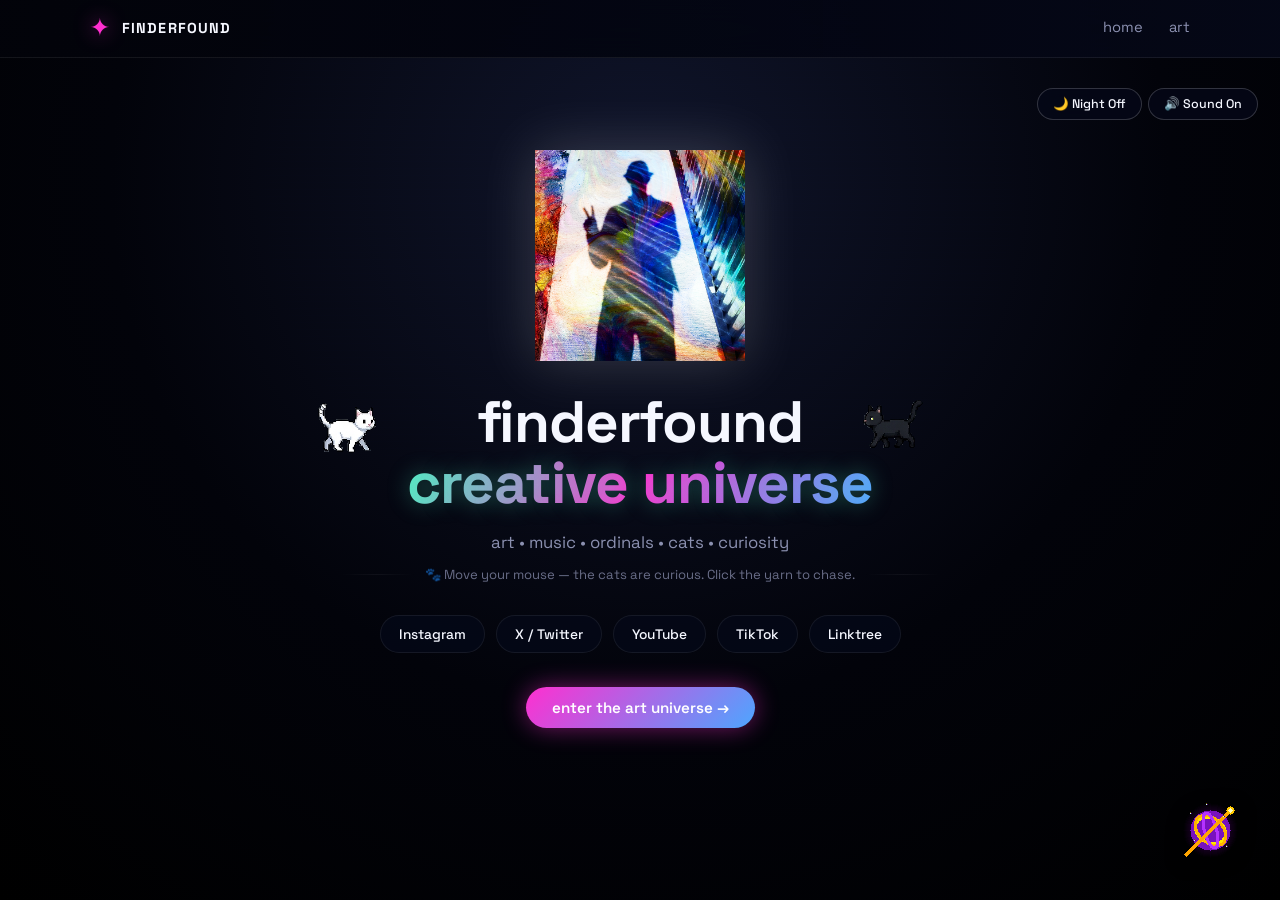
<file: index.html>
<!DOCTYPE html>
<html lang="en">
<head>
  <meta charset="UTF-8" />
  <title>finderfound // home</title>
  <meta name="viewport" content="width=device-width, initial-scale=1" />
  <link rel="stylesheet" href="style.css" />
  <link rel="preconnect" href="https://fonts.googleapis.com" />
  <link rel="preconnect" href="https://fonts.gstatic.com" crossorigin />
  <link href="https://fonts.googleapis.com/css2?family=Space+Grotesk:wght@300;400;600;700&display=swap" rel="stylesheet" />
</head>

<body class="ff-body">

  <!-- HEADER -->
  <header class="site-header">
    <div class="logo">
      <span class="logo-mark">✦</span>
      <span class="logo-text">finderfound</span>
    </div>
    <nav class="nav">
      <a href="index.html">home</a>
      <a href="art.html">art</a>
    </nav>
  </header>

  <!-- HERO -->
  <section class="ff-landing-hero">
    <div class="ff-landing-inner">

      <img src="assets/logo/finderfoundshadowcolors3light.png" class="ff-landing-logo" alt="finderfound logo">

      <h1 class="ff-landing-title">
        finderfound<br>
        <span class="ff-accent">creative universe</span>
      </h1>

      <p class="ff-landing-sub">
        art • music • ordinals • cats • curiosity
      </p>

      <p class="ff-interactive-hint">
        🐾 Move your mouse — the cats are curious. Click the yarn to chase.
      </p>

      <!-- SOCIAL BUTTONS -->
      <div class="ff-social-row">
        <a class="ff-social-btn" href="https://instagram.com/finderfound" target="_blank" rel="noopener">Instagram</a>
        <a class="ff-social-btn" href="https://x.com/finderfound" target="_blank" rel="noopener">X / Twitter</a>
        <a class="ff-social-btn" href="https://youtube.com/@finderfound" target="_blank" rel="noopener">YouTube</a>
        <a class="ff-social-btn" href="https://www.tiktok.com/@finderfound" target="_blank" rel="noopener">TikTok</a>
        <a class="ff-social-btn" href="https://linktr.ee/Finderfound" target="_blank" rel="noopener">Linktree</a>
      </div>

      <!-- MAIN ACTION -->
      <div class="ff-landing-actions">
        <a href="art.html" class="ff-btn ff-primary">enter the art universe →</a>
      </div>

    </div>
  </section>

  <!-- INTERACTIVE CATS + CONTROLS (fixed position, always present) -->
  <div id="soundToggle" class="ff-sound-toggle">🔊 Sound On</div>
  <div id="nightToggle" class="ff-night-toggle">🌙 Night Off</div>

  <div id="lunaSprite" class="ff-cat-sprite ff-cat-luna" aria-label="Luna the cat sprite"></div>
  <div id="midnightSprite" class="ff-cat-sprite ff-cat-midnight" aria-label="Midnight the cat sprite"></div>

  <img id="yarnBall" class="ff-yarn" src="assets/sprites/yarnball.png" alt="Yarn ball — click to toggle chase mode">

  <!-- JS -->
  <script src="cats.js"></script>
</body>
</html>
</file>
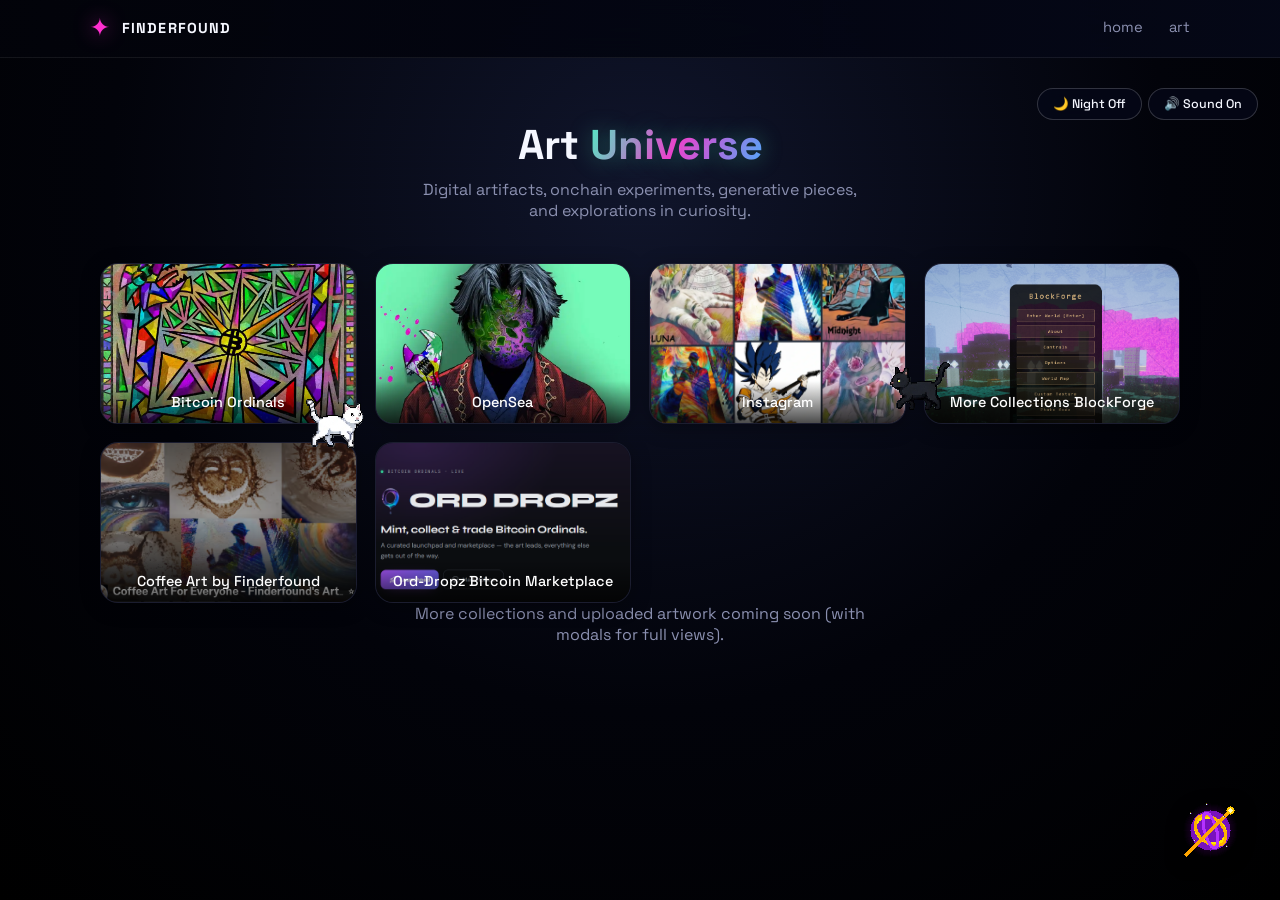
<file: art.html>
<!DOCTYPE html>
<html lang="en">
<head>
  <meta charset="UTF-8" />
  <title>finderfound // art universe</title>
  <meta name="viewport" content="width=device-width, initial-scale=1" />
  <link rel="stylesheet" href="style.css" />
  <link rel="preconnect" href="https://fonts.googleapis.com" />
  <link rel="preconnect" href="https://fonts.gstatic.com" crossorigin />
  <link href="https://fonts.googleapis.com/css2?family=Space+Grotesk:wght@300;400;600;700&display=swap" rel="stylesheet" />
</head>
<body class="ff-body">

  <!-- HEADER -->
  <header class="site-header">
    <div class="logo">
      <span class="logo-mark">✦</span>
      <span class="logo-text">finderfound</span>
    </div>
    <nav class="nav">
      <a href="index.html">home</a>
      <a href="art.html">art</a>
    </nav>
  </header>

  <!-- ART UNIVERSE -->
  <section class="ff-art-immersive">
    <h1>Art <span class="ff-accent">Universe</span></h1>
    <p>Digital artifacts, onchain experiments, generative pieces, and explorations in curiosity.</p>

    <div class="ff-art-grid">
      <!-- Your added links + portfolios -->
      <a href="https://ord.net/profile/wallet/bc1pe7645efm6jsu59vpa3kq2stjygef27sgyrqx93688gm4xzem6vzq30x42w" class="ff-art-item" target="_blank" rel="noopener">
        <img src="assets/art/placeholder1.png" alt="Bitcoin Ordinals Art — click for profile on ord.net">
        <div class="ff-art-overlay">
          <span>Bitcoin Ordinals</span>
        </div>
      </a>

      <a href="https://opensea.io/finderfound" class="ff-art-item" target="_blank" rel="noopener">
        <img src="assets/art/placeholder2.png" alt="OpenSea Collection — click for profile">
        <div class="ff-art-overlay">
          <span>OpenSea</span>
        </div>
      </a>

      <!-- Instagram profile -->
      <a href="https://instagram.com/finderfound" class="ff-art-item" target="_blank" rel="noopener">
        <img src="assets/art/placeholder3.png" alt="More Artwork — click for Instagram">
        <div class="ff-art-overlay">
          <span>Instagram</span>
        </div>
      </a>
      
      <!-- BlockForge parcel link -->
      <a href="https://ordinals.com/content/597b18ae5bfad4376c948f4df9ba07adf99f0b257f88ea0ac86dfd3c59c458ddi0?bh=a0460a5f15433631489b7b27e26a2202e737d57325d4e9651c5023951d34afb8i350" class="ff-art-item" target="_blank" rel="noopener">
        <img src="assets/art/placeholder4.png" alt="More Artwork — click for BlockForge">
        <div class="ff-art-overlay">
          <span>More Collections</span>
          <span>BlockForge</span>
        </div>
      </a>
      
      <!-- Coffee Art Link -->
      <a href="https://opensea.io/collection/coffee-art-for-everyone-finderfound-s-art-forever" class="ff-art-item" target="_blank" rel="noopener">
        <img src="assets/art/placeholder5.png" alt="More Artwork — click for Coffee Art">
        <div class="ff-art-overlay">
          <span>Coffee Art by Finderfound</span>
        </div>
      </a>
      
<!-- Bitcoin marketplace / collections (smaller images) -->
       <a href="https://ord-dropz.xyz/" class="ff-art-item" target="_blank" rel="noopener">
        <img src="assets/art/placeholder6.png" alt="More Artwork — click for Bitcoin Marketplace">
        <div class="ff-art-overlay">
          <span>Ord-Dropz Bitcoin Marketplace</span>
        </div>
      </a>
       
    </div>

    <p class="ff-art-note">More collections and uploaded artwork coming soon (with modals for full views).</p>
  </section>

  <!-- Interactive cats + controls (on high-z layer) -->
  <div id="interactive-layer" class="ff-interactive-layer">
    <div id="soundToggle" class="ff-sound-toggle">🔊 Sound On</div>
    <div id="nightToggle" class="ff-night-toggle">🌙 Night Off</div>

    <div id="lunaSprite" class="ff-cat-sprite ff-cat-luna" aria-label="Luna the cat sprite"></div>
    <div id="midnightSprite" class="ff-cat-sprite ff-cat-midnight" aria-label="Midnight the cat sprite"></div>

    <img id="yarnBall" class="ff-yarn" src="assets/sprites/yarnball.png" alt="Yarn ball — click to toggle chase mode">
  </div>

  <script src="cats.js"></script>
</body>
</html>
</file>
<file: style.css>
:root {
  --bg: #02030a;
  --bg-alt: #050818;
  --fg: #f5f7ff;
  --muted: #8b90b0;
  --accent: #4df2c2;
  --accent-2: #ff2fd0;
  --accent-3: #4da6ff;
  --border-soft: rgba(255, 255, 255, 0.07);
  --radius-lg: 18px;
  --radius-md: 12px;
  --shadow-soft: 0 0 40px rgba(0, 0, 0, 0.65);
  --transition-fast: 0.12s cubic-bezier(0.23, 1.0, 0.32, 1);
}

*,
*::before,
*::after {
  box-sizing: border-box;
}

html, body {
  margin: 0;
  padding: 0;
  background: radial-gradient(circle at 50% 20%, #10152b 0%, #02030a 55%, #000 100%);
  color: var(--fg);
  font-family: "Space Grotesk", system-ui, -apple-system, BlinkMacSystemFont, sans-serif;
  scroll-behavior: smooth;
  -webkit-font-smoothing: antialiased;
}

body {
  min-height: 100vh;
  overflow-x: hidden;
}

/* Subtle CRT scanlines (optional decorative layer) */
body::after {
  content: "";
  position: fixed;
  inset: 0;
  background-image: linear-gradient(rgba(255,255,255,0.018) 1px, transparent 1px);
  background-size: 100% 3.5px;
  pointer-events: none;
  z-index: 1;
  mix-blend-mode: soft-light;
  opacity: 0.6;
}

/* HEADER */
.site-header {
  position: sticky;
  top: 0;
  z-index: 50;
  display: flex;
  align-items: center;
  justify-content: space-between;
  padding: 16px 7vw;
  backdrop-filter: blur(20px);
  background: linear-gradient(to right, rgba(2,3,10,0.95), rgba(5,8,24,0.92));
  border-bottom: 1px solid var(--border-soft);
}

.logo {
  display: flex;
  align-items: center;
  gap: 10px;
  letter-spacing: 0.1em;
  text-transform: uppercase;
  font-size: 0.9rem;
  font-weight: 600;
}

.logo-mark {
  font-size: 1.55rem;
  color: var(--accent-2);
  filter: drop-shadow(0 0 10px rgba(255,47,208,0.65));
  line-height: 1;
}

.logo-text {
  font-weight: 700;
  letter-spacing: 0.08em;
}

.nav {
  display: flex;
  gap: 26px;
  font-size: 0.92rem;
}

.nav a {
  color: var(--muted);
  text-decoration: none;
  position: relative;
  padding-bottom: 3px;
  transition: color var(--transition-fast);
}

.nav a::after {
  content: "";
  position: absolute;
  left: 0;
  bottom: 0;
  width: 0;
  height: 2px;
  background: linear-gradient(90deg, var(--accent), var(--accent-2));
  transition: width 0.25s cubic-bezier(0.23, 1, 0.32, 1);
}

.nav a:hover {
  color: var(--fg);
}

.nav a:hover::after {
  width: 100%;
}

/* HERO — cleaner & more impactful */
.ff-landing-hero {
  padding: 92px 7vw 70px;
  text-align: center;
  position: relative;
  z-index: 2;
}

.ff-landing-logo {
  width: min(210px, 42vw);
  margin-bottom: 26px;
  filter: drop-shadow(0 0 28px rgba(255,255,255,0.18));
  transition: transform 0.4s cubic-bezier(0.23,1,0.32,1);
}

.ff-landing-logo:hover {
  transform: scale(1.015);
}

.ff-landing-title {
  font-size: clamp(2.55rem, 5.2vw, 3.65rem);
  margin: 0 0 12px;
  font-weight: 700;
  letter-spacing: -0.02em;
  line-height: 1.05;
}

.ff-accent {
  background: linear-gradient(115deg, var(--accent), var(--accent-2), var(--accent-3));
  -webkit-background-clip: text;
  -webkit-text-fill-color: transparent;
  text-shadow: 0 0 22px rgba(77,242,194,0.35);
}

.ff-landing-sub {
  color: var(--muted);
  font-size: 1.05rem;
  margin-bottom: 8px;
  max-width: 420px;
  margin-left: auto;
  margin-right: auto;
}

.ff-interactive-hint {
  color: var(--muted);
  font-size: 0.82rem;
  opacity: 0.75;
  margin-bottom: 32px;
  display: flex;
  align-items: center;
  justify-content: center;
  gap: 8px;
}

.ff-interactive-hint::before,
.ff-interactive-hint::after {
  content: "";
  flex: 1;
  height: 1px;
  background: linear-gradient(to right, transparent, var(--border-soft), transparent);
  max-width: 80px;
}

/* Social row */
.ff-social-row {
  display: flex;
  justify-content: center;
  flex-wrap: wrap;
  gap: 11px;
  margin-bottom: 34px;
}

.ff-social-btn {
  padding: 9px 18px;
  border-radius: 999px;
  background: rgba(5,8,24,0.75);
  border: 1px solid var(--border-soft);
  color: var(--fg);
  text-decoration: none;
  font-size: 0.86rem;
  font-weight: 500;
  transition: all var(--transition-fast);
}

.ff-social-btn:hover {
  background: rgba(77,242,194,0.12);
  border-color: rgba(77,242,194,0.3);
  transform: translateY(-1px);
}

/* Primary CTA */
.ff-btn {
  display: inline-flex;
  align-items: center;
  justify-content: center;
  padding: 11px 26px;
  border-radius: 999px;
  font-size: 0.95rem;
  font-weight: 600;
  text-decoration: none;
  border: 1px solid rgba(255,255,255,0.1);
  color: var(--fg);
  cursor: pointer;
  transition: transform 0.15s cubic-bezier(0.23,1,0.32,1), 
              box-shadow 0.15s cubic-bezier(0.23,1,0.32,1),
              background 0.2s ease;
}

.ff-primary {
  background: linear-gradient(135deg, var(--accent-2), var(--accent-3));
  box-shadow: 0 0 24px rgba(255,47,208,0.45);
  border: none;
  color: white;
}

.ff-primary:hover {
  transform: translateY(-2px) scale(1.01);
  box-shadow: 0 8px 28px rgba(255,47,208,0.55);
}

.ff-btn:hover {
  transform: translateY(-1px);
}

/* CATS — FIXED & SAFE */
.ff-cat-sprite {
  position: fixed;
  left: 0;
  top: 0;
  width: 64px;
  height: 64px;
  background-size: 256px 256px;
  image-rendering: pixelated;
  pointer-events: auto;
  cursor: pointer;
  z-index: 25; /* above content but below UI toggles */
  transition: transform 0.055s linear;
  will-change: transform;
}

/* Ensure cats never block the top-right UI controls */
.ff-cat-sprite {
  /* Cats will naturally avoid top area via clamp margins */
}

/* Dedicated high-z transparent layer for interactive cats + controls
   This creates a clean stacking context on top of all content, ensuring
   cats can roam freely over hero, text, buttons, etc. without barriers. */
.ff-interactive-layer {
  position: fixed;
  inset: 0;           /* covers entire viewport */
  z-index: 99999;
  pointer-events: none; /* wrapper doesn't intercept clicks */
  isolation: isolate;
}

/* Re-enable interaction on children inside the layer */
#soundToggle,
#nightToggle,
.ff-cat-sprite,
.ff-yarn {
  pointer-events: auto;
}

/* Boost cat z-index inside the high layer */
.ff-cat-sprite {
  z-index: 100000;
}

.ff-cat-luna {
  background-image: url("assets/mascots/luna-sprite.png");
}

.ff-cat-midnight {
  background-image: url("assets/mascots/midnight-sprite.png");
}

/* YARN BALL */
.ff-yarn {
  position: fixed;
  bottom: 38px;
  right: 38px;
  width: 64px;
  height: 64px;
  cursor: pointer;
  image-rendering: pixelated;
  z-index: 35;
  transition: transform 0.2s cubic-bezier(0.23,1,0.32,1), 
              filter 0.2s ease;
  filter: drop-shadow(0 4px 12px rgba(0,0,0,0.4));
}

.ff-yarn:hover {
  transform: scale(1.08) rotate(6deg);
}

.ff-yarn-active {
  transform: scale(1.18) rotate(12deg);
  filter: drop-shadow(0 0 16px rgba(255,47,208,0.6));
}

/* TOGGLES — higher z so cats don't block them */
.ff-sound-toggle,
.ff-night-toggle {
  position: fixed;
  top: 88px;
  background: rgba(5,8,24,0.82);
  border: 1px solid rgba(255,255,255,0.18);
  padding: 7px 15px;
  border-radius: 999px;
  color: var(--fg);
  cursor: pointer;
  z-index: 45;
  font-size: 0.78rem;
  font-weight: 500;
  backdrop-filter: blur(12px);
  transition: all var(--transition-fast);
  user-select: none;
}

.ff-sound-toggle {
  right: 22px;
}

.ff-night-toggle {
  right: 138px;
}

.ff-sound-toggle:hover,
.ff-night-toggle:hover {
  background: rgba(77,242,194,0.15);
  border-color: rgba(77,242,194,0.35);
  transform: translateY(-1px);
}

/* Night mode */
.ff-night {
  background: radial-gradient(circle at 50% 15%, #050816 0%, #02030a 50%, #000 100%);
}

.ff-night .ff-cat-luna,
.ff-night .ff-cat-midnight {
  filter: drop-shadow(0 0 8px rgba(100, 220, 255, 0.65));
}

/* ART GALLERY — polished immersive grid */
.ff-art-immersive {
  padding: 60px 7vw 80px;
  position: relative;
  z-index: 2;
}

.ff-art-immersive h1 {
  font-size: clamp(1.85rem, 3.8vw, 2.6rem);
  margin: 0 0 8px;
  text-align: center;
}

.ff-art-immersive > p {
  text-align: center;
  color: var(--muted);
  max-width: 460px;
  margin: 0 auto 42px;
  font-size: 1rem;
}

.ff-art-grid {
  display: grid;
  grid-template-columns: repeat(auto-fit, minmax(220px, 1fr));
  gap: 18px;
  max-width: 1080px;
  margin: 0 auto;
}

.ff-art-item {
  display: block;
  position: relative;
  border-radius: var(--radius-lg);
  overflow: hidden;
  border: 1px solid var(--border-soft);
  background: #0a0c1f;
  transition: transform 0.25s cubic-bezier(0.23,1,0.32,1), 
              box-shadow 0.25s ease,
              border-color 0.2s ease;
  box-shadow: 0 4px 20px rgba(0,0,0,0.3);
}

.ff-art-item:hover {
  transform: translateY(-6px) scale(1.01);
  box-shadow: 0 16px 40px rgba(0,0,0,0.45);
  border-color: rgba(77,242,194,0.25);
}

.ff-art-item img {
  width: 100%;
  height: auto;
  display: block;
  aspect-ratio: 16 / 10;
  object-fit: cover;
  transition: transform 0.4s ease;
  image-rendering: crisp-edges;
}

.ff-art-item:hover img {
  transform: scale(1.04);
}

/* Portfolio card overlay for nicer labels */
.ff-art-overlay {
  position: absolute;
  bottom: 0;
  left: 0;
  right: 0;
  background: linear-gradient(to top, rgba(0,0,0,0.7), transparent);
  color: white;
  padding: 12px;
  text-align: center;
  font-size: 0.9rem;
  font-weight: 500;
}

/* Responsive tweaks */
@media (max-width: 768px) {
  .site-header {
    padding: 14px 5vw;
  }
  
  .nav {
    gap: 18px;
    font-size: 0.85rem;
  }

  .ff-landing-hero {
    padding: 70px 5vw 55px;
  }

  .ff-sound-toggle, .ff-night-toggle {
    top: 78px;
    font-size: 0.72rem;
    padding: 6px 12px;
  }
  
  .ff-night-toggle {
    right: 115px;
  }
  
  .ff-sound-toggle {
    right: 16px;
  }

  .ff-yarn {
    bottom: 28px;
    right: 28px;
    width: 56px;
    height: 56px;
  }

  .ff-cat-sprite {
    width: 56px;
    height: 56px;
    background-size: 224px 224px;
  }
}

@media (max-width: 480px) {
  .ff-interactive-hint {
    font-size: 0.75rem;
  }
  
  .ff-art-grid {
    grid-template-columns: 1fr;
    gap: 16px;
  }
}

/* Utility */
.ff-body {
  /* base body class if needed */
}
</file>
